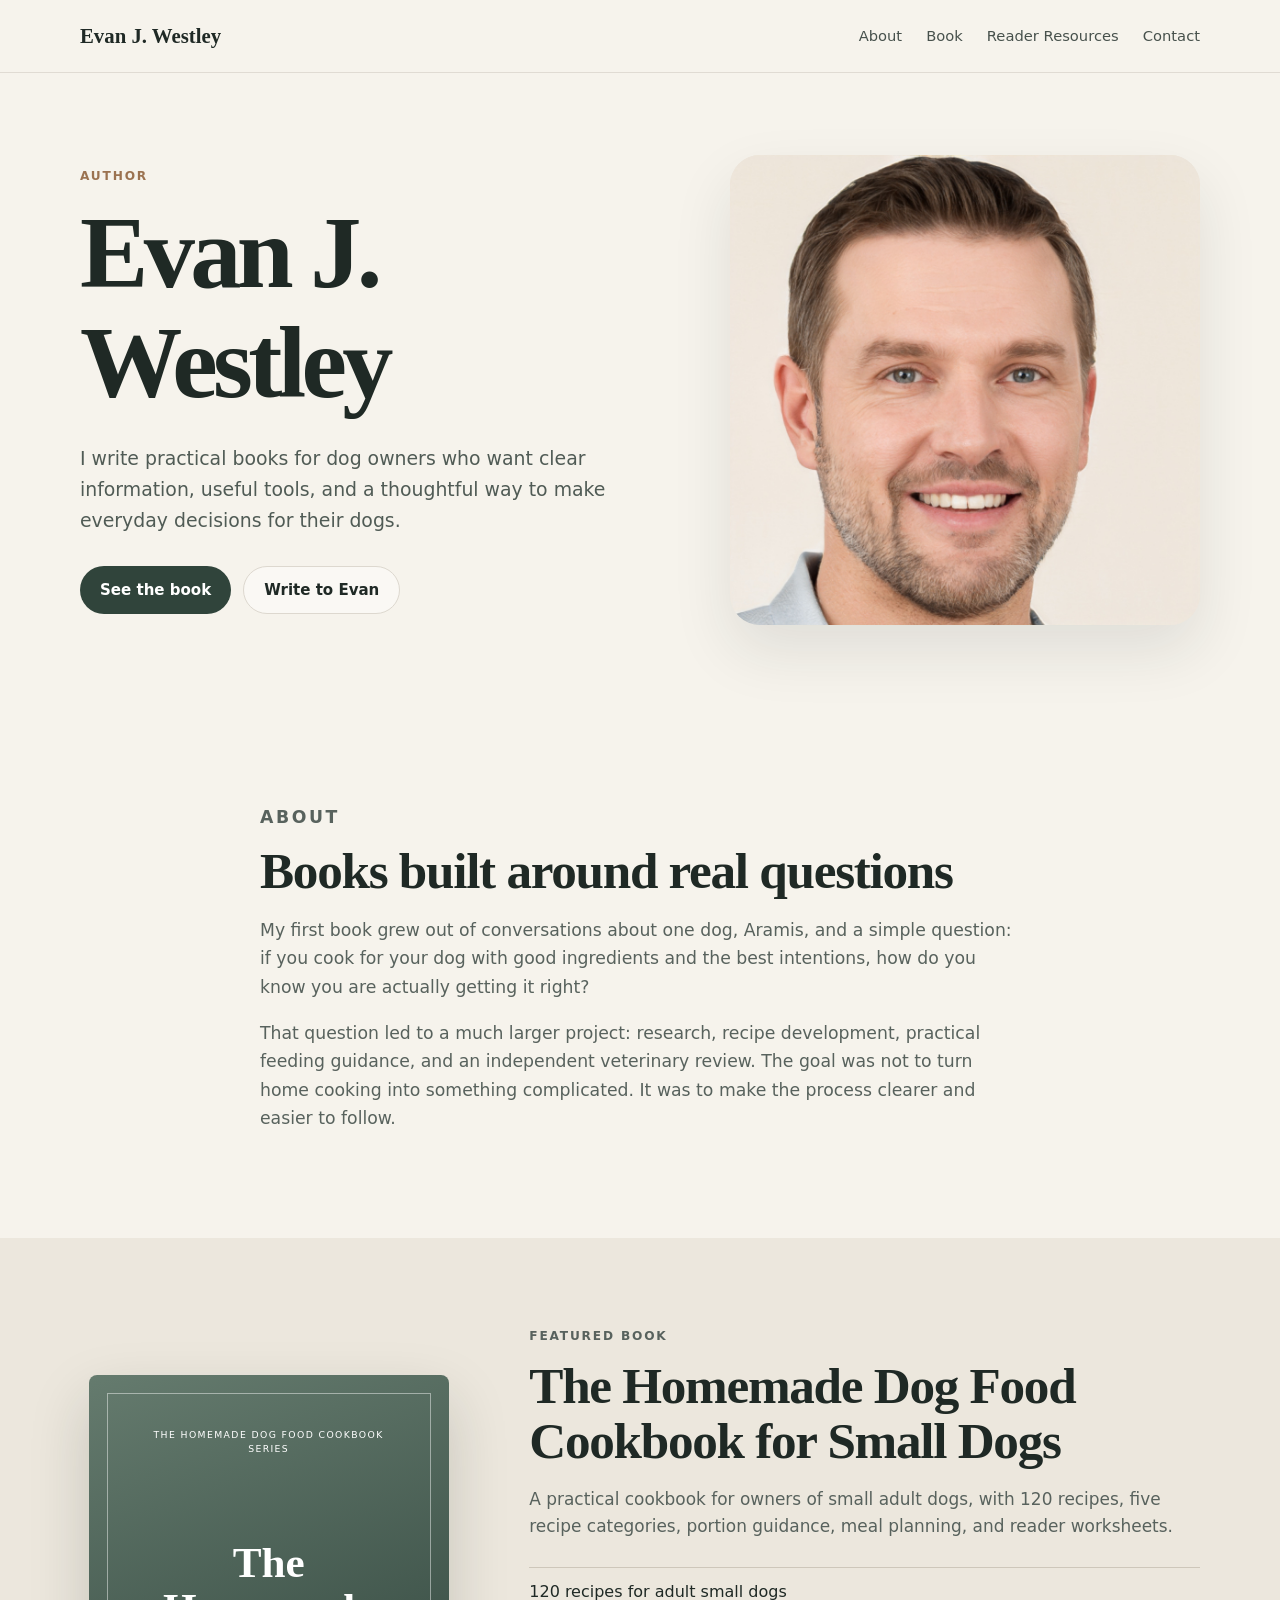
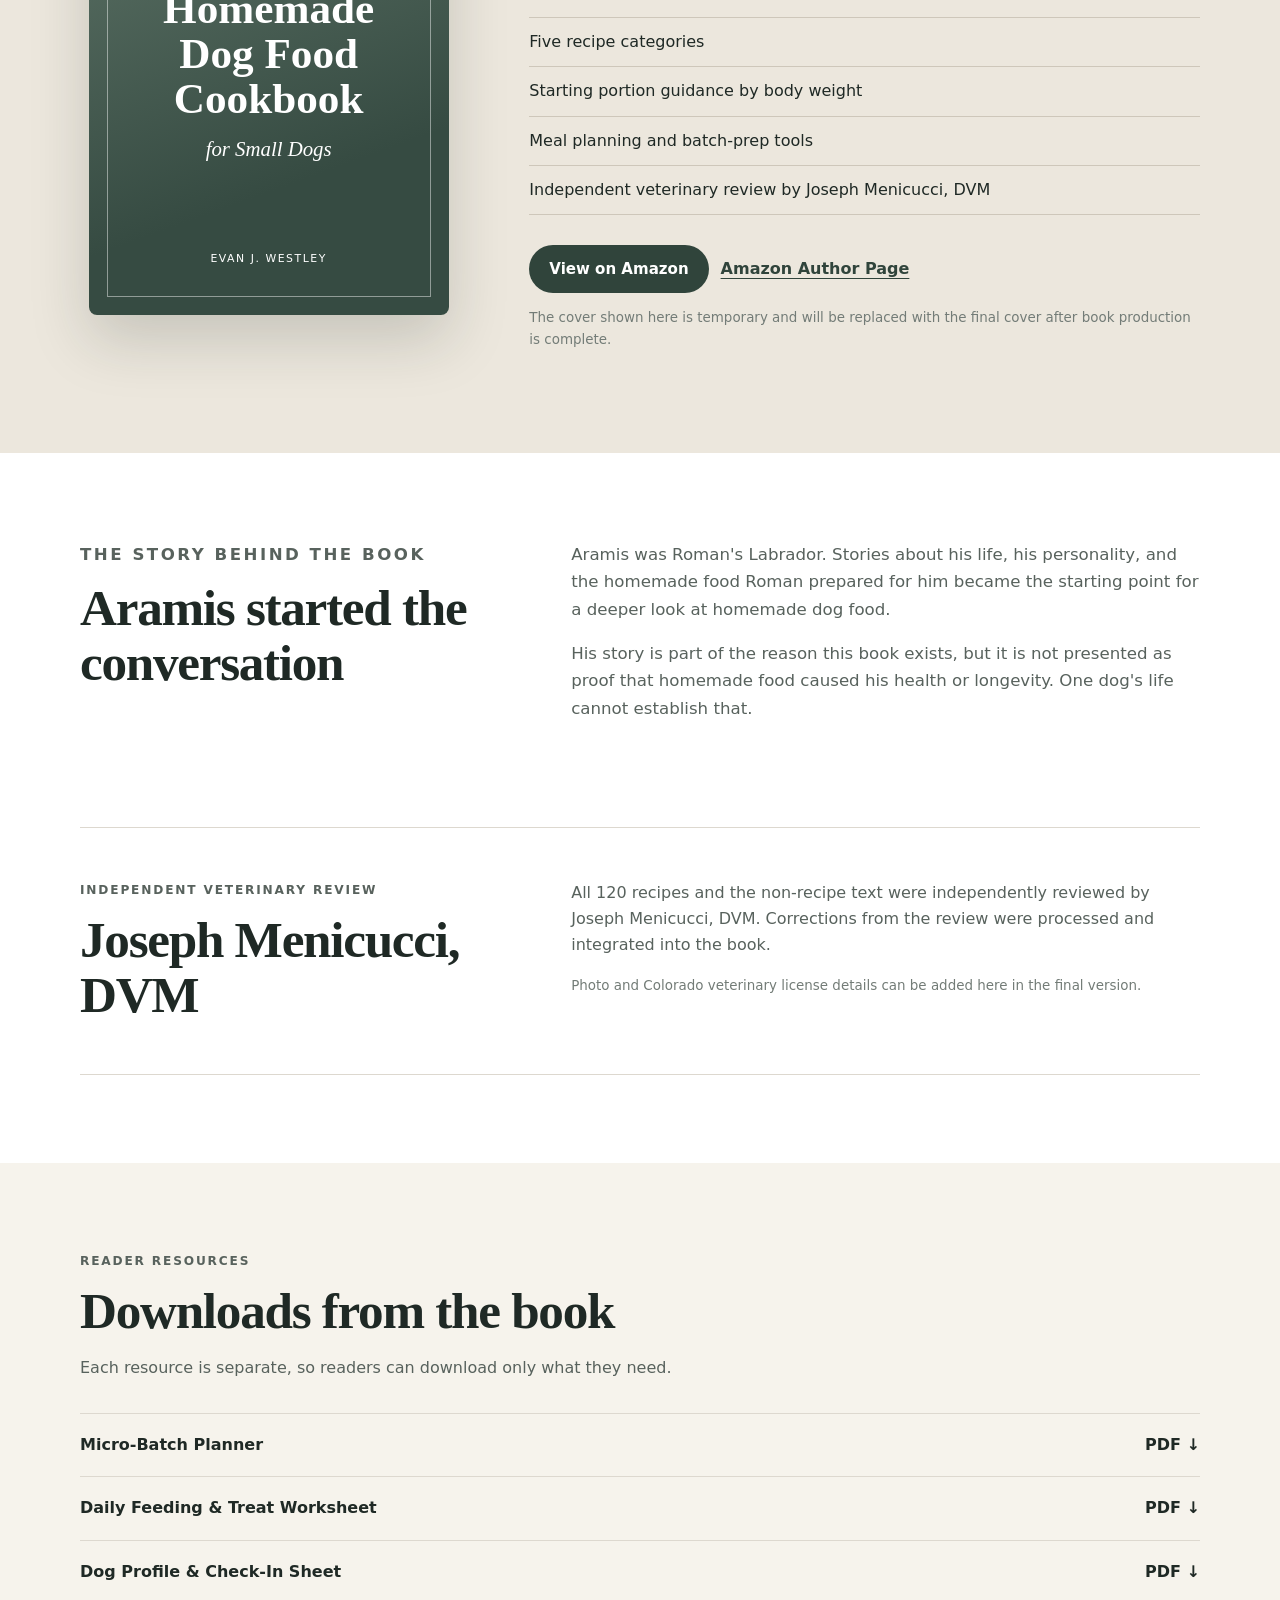
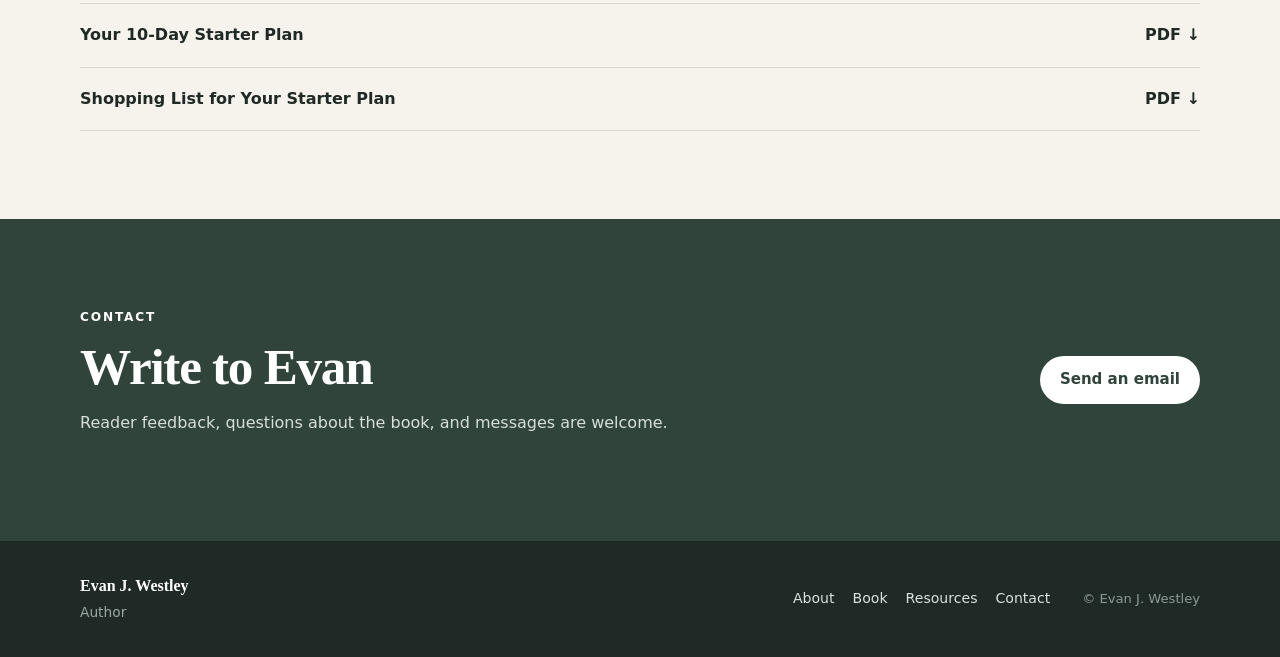
<file: index.html>
<!doctype html>
<html lang="en">
<head>
  <meta charset="utf-8">
  <meta name="viewport" content="width=device-width, initial-scale=1">
  <title>Evan J. Westley | Author</title>
  <meta name="description" content="Official website of author Evan J. Westley, author of The Homemade Dog Food Cookbook for Small Dogs.">
  <meta name="theme-color" content="#f6f3ec">
  <meta property="og:title" content="Evan J. Westley | Author">
  <meta property="og:description" content="Books, reader resources, and updates from Evan J. Westley.">
  <meta property="og:type" content="website">
  <link rel="stylesheet" href="assets/css/style.css">
</head>
<body>
  <a class="skip-link" href="#main">Skip to content</a>

  <header class="site-header">
    <div class="wrap nav">
      <a class="wordmark" href="#top">Evan J. Westley</a>
      <button class="menu-button" type="button" aria-expanded="false" aria-controls="nav-links">Menu</button>
      <nav id="nav-links" class="nav-links" aria-label="Main navigation">
        <a href="#about">About</a>
        <a href="#book">Book</a>
        <a href="#resources">Reader Resources</a>
        <a href="#contact">Contact</a>
      </nav>
    </div>
  </header>

  <main id="main">
    <section class="hero" id="top">
      <div class="wrap hero-grid">
        <div class="hero-copy">
          <p class="kicker">AUTHOR</p>
          <h1>Evan J. Westley</h1>
          <p class="intro">
            I write practical books for dog owners who want clear information,
            useful tools, and a thoughtful way to make everyday decisions for their dogs.
          </p>
          <div class="hero-actions">
            <a class="button primary" href="#book">See the book</a>
            <a class="button quiet" href="#contact">Write to Evan</a>
          </div>
        </div>

        <figure class="author-photo">
          <img src="assets/images/evan-j-westley.jpg" alt="Portrait of author Evan J. Westley">
        </figure>
      </div>
    </section>

    <section class="section" id="about">
      <div class="wrap narrow">
        <p class="kicker">ABOUT</p>
        <h2>Books built around real questions</h2>
        <p>
          My first book grew out of conversations about one dog, Aramis, and a simple question:
          if you cook for your dog with good ingredients and the best intentions,
          how do you know you are actually getting it right?
        </p>
        <p>
          That question led to a much larger project: research, recipe development,
          practical feeding guidance, and an independent veterinary review.
          The goal was not to turn home cooking into something complicated.
          It was to make the process clearer and easier to follow.
        </p>
      </div>
    </section>

    <section class="section book-section" id="book">
      <div class="wrap book-grid">
        <div class="temporary-cover" aria-label="Temporary book cover placeholder">
          <div class="cover-inner">
            <span class="cover-series">THE HOMEMADE DOG FOOD COOKBOOK SERIES</span>
            <strong>The Homemade Dog Food Cookbook</strong>
            <em>for Small Dogs</em>
            <span class="cover-author">EVAN J. WESTLEY</span>
          </div>
        </div>

        <div class="book-copy">
          <p class="kicker">FEATURED BOOK</p>
          <h2>The Homemade Dog Food Cookbook for Small Dogs</h2>
          <p>
            A practical cookbook for owners of small adult dogs, with 120 recipes,
            five recipe categories, portion guidance, meal planning, and reader worksheets.
          </p>

          <ul class="book-points">
            <li>120 recipes for adult small dogs</li>
            <li>Five recipe categories</li>
            <li>Starting portion guidance by body weight</li>
            <li>Meal planning and batch-prep tools</li>
            <li>Independent veterinary review by Joseph Menicucci, DVM</li>
          </ul>

          <div class="book-actions">
            <a class="button primary" href="#" data-placeholder="amazon-book">View on Amazon</a>
            <a class="text-link" href="#" data-placeholder="amazon-author">Amazon Author Page</a>
          </div>

          <p class="small-note">
            The cover shown here is temporary and will be replaced with the final cover after book production is complete.
          </p>
        </div>
      </div>
    </section>

    <section class="section story-section">
      <div class="wrap split-copy">
        <div>
          <p class="kicker">THE STORY BEHIND THE BOOK</p>
          <h2>Aramis started the conversation</h2>
        </div>
        <div>
          <p>
            Aramis was Roman's Labrador. Stories about his life, his personality,
            and the homemade food Roman prepared for him became the starting point for a deeper look at homemade dog food.
          </p>
          <p>
            His story is part of the reason this book exists, but it is not presented as proof that homemade food caused his health or longevity.
            One dog's life cannot establish that.
          </p>
        </div>
      </div>
    </section>

    <section class="section review-strip">
      <div class="wrap review-box">
        <div>
          <p class="kicker">INDEPENDENT VETERINARY REVIEW</p>
          <h2>Joseph Menicucci, DVM</h2>
        </div>
        <div>
          <p>
            All 120 recipes and the non-recipe text were independently reviewed by Joseph Menicucci, DVM.
            Corrections from the review were processed and integrated into the book.
          </p>
          <p class="small-note">
            Photo and Colorado veterinary license details can be added here in the final version.
          </p>
        </div>
      </div>
    </section>

    <section class="section resources-section" id="resources">
      <div class="wrap">
        <div class="section-heading">
          <p class="kicker">READER RESOURCES</p>
          <h2>Downloads from the book</h2>
          <p>
            Each resource is separate, so readers can download only what they need.
          </p>
        </div>

        <div class="resource-list">
          <a class="resource-item" href="assets/downloads/book-1/micro-batch-planner.pdf" target="_blank" rel="noopener"><span>Micro-Batch Planner</span><span>PDF ↓</span></a>
          <a class="resource-item" href="assets/downloads/book-1/daily-feeding-treat-worksheet.pdf" target="_blank" rel="noopener"><span>Daily Feeding & Treat Worksheet</span><span>PDF ↓</span></a>
          <a class="resource-item" href="assets/downloads/book-1/dog-profile-check-in-sheet.pdf" target="_blank" rel="noopener"><span>Dog Profile & Check-In Sheet</span><span>PDF ↓</span></a>
          <a class="resource-item" href="assets/downloads/book-1/10-day-starter-plan.pdf" target="_blank" rel="noopener"><span>Your 10-Day Starter Plan</span><span>PDF ↓</span></a>
          <a class="resource-item" href="assets/downloads/book-1/shopping-list-starter-plan.pdf" target="_blank" rel="noopener"><span>Shopping List for Your Starter Plan</span><span>PDF ↓</span></a>
        </div>
      </div>
    </section>

    <section class="section contact-section" id="contact">
      <div class="wrap contact-box">
        <div>
          <p class="kicker">CONTACT</p>
          <h2>Write to Evan</h2>
          <p>Reader feedback, questions about the book, and messages are welcome.</p>
        </div>
        <div class="contact-action">
          <a class="button light" href="mailto:hello@evanjwestley.com">Send an email</a>
        </div>
      </div>
    </section>
  </main>

  <footer class="site-footer">
    <div class="wrap footer-row">
      <div>
        <strong>Evan J. Westley</strong>
        <span>Author</span>
      </div>
      <div class="footer-links">
        <a href="#about">About</a>
        <a href="#book">Book</a>
        <a href="#resources">Resources</a>
        <a href="#contact">Contact</a>
      </div>
      <div class="copyright">© Evan J. Westley</div>
    </div>
  </footer>

  <script src="assets/js/main.js"></script>
</body>
</html>
</file>
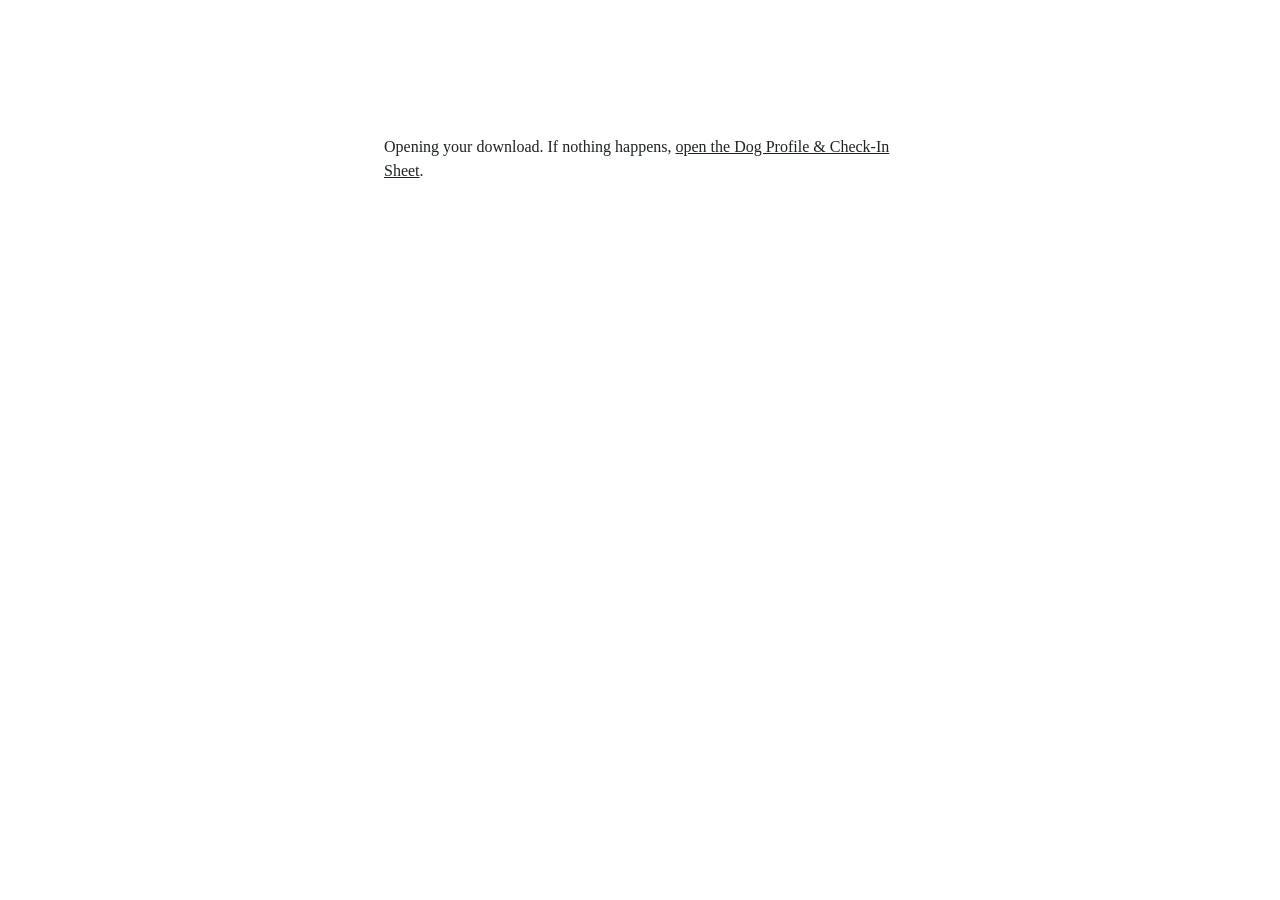
<file: r/dog-profile/index.html>
<!DOCTYPE html>
<html lang="en">
<head>
<meta charset="utf-8">
<meta name="viewport" content="width=device-width, initial-scale=1">
<meta name="robots" content="noindex">
<meta http-equiv="refresh" content="0; url=/assets/downloads/book-1/dog-profile-check-in-sheet.pdf">
<title>Dog Profile &amp; Check-In Sheet</title>
<style>body{font-family:Georgia,serif;max-width:32rem;margin:15vh auto;padding:0 1.25rem;line-height:1.5;color:#1d2420}a{color:#1d2420}</style>
</head>
<body>
<p>Opening your download. If nothing happens, <a href="/assets/downloads/book-1/dog-profile-check-in-sheet.pdf">open the Dog Profile &amp; Check-In Sheet</a>.</p>
</body>
</html>
</file>
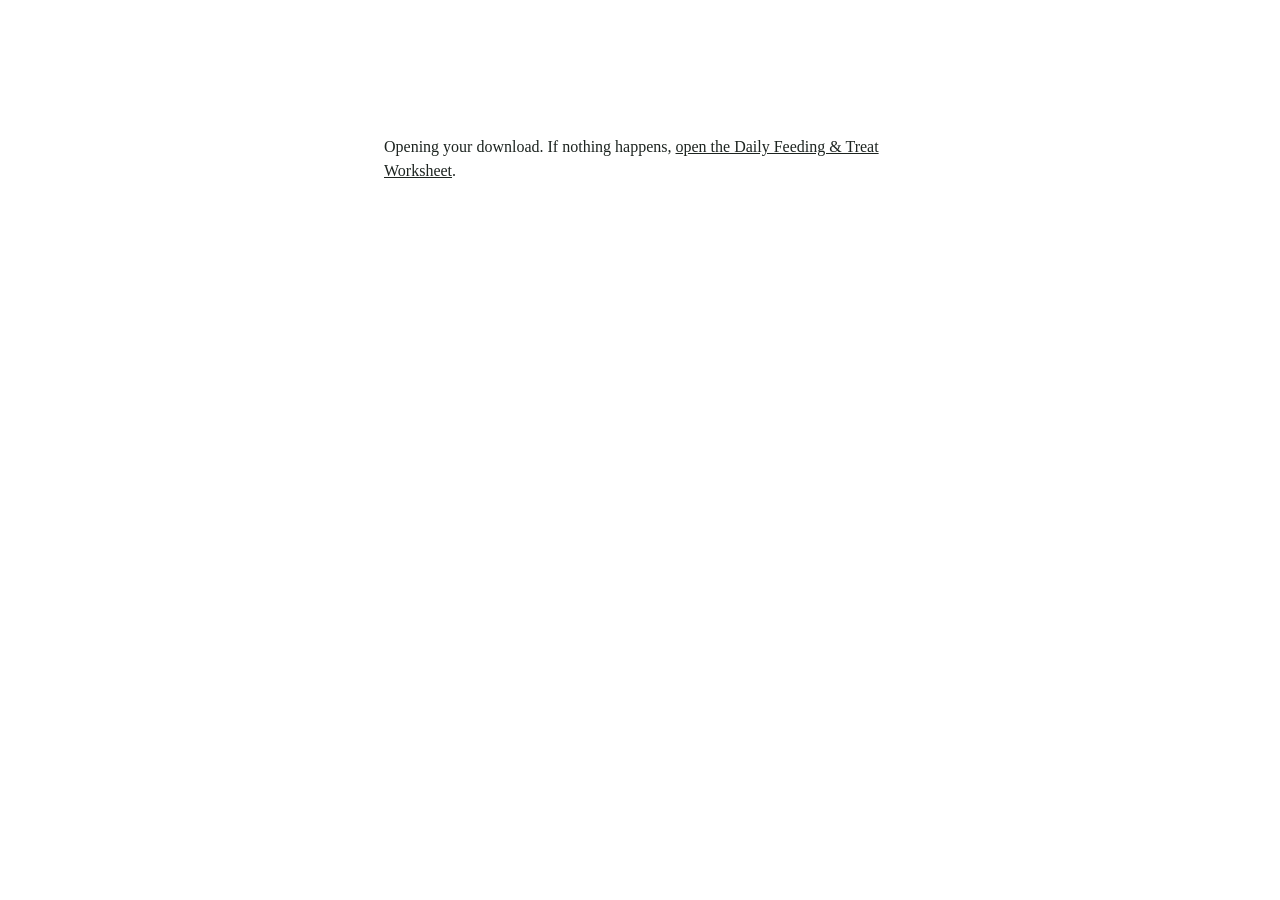
<file: r/feeding-sheet/index.html>
<!DOCTYPE html>
<html lang="en">
<head>
<meta charset="utf-8">
<meta name="viewport" content="width=device-width, initial-scale=1">
<meta name="robots" content="noindex">
<meta http-equiv="refresh" content="0; url=/assets/downloads/book-1/daily-feeding-treat-worksheet.pdf">
<title>Daily Feeding &amp; Treat Worksheet</title>
<style>body{font-family:Georgia,serif;max-width:32rem;margin:15vh auto;padding:0 1.25rem;line-height:1.5;color:#1d2420}a{color:#1d2420}</style>
</head>
<body>
<p>Opening your download. If nothing happens, <a href="/assets/downloads/book-1/daily-feeding-treat-worksheet.pdf">open the Daily Feeding &amp; Treat Worksheet</a>.</p>
</body>
</html>
</file>
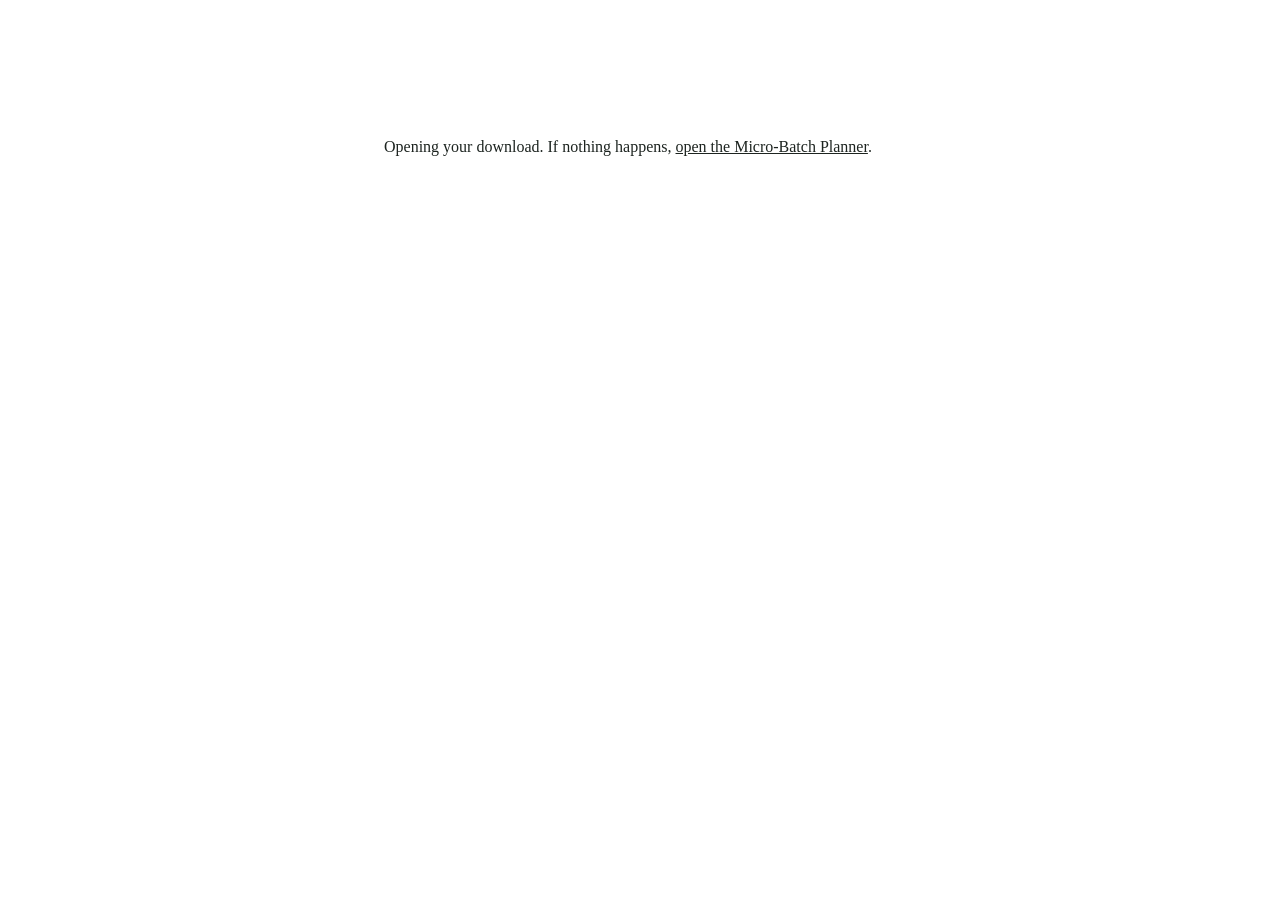
<file: r/micro-batch/index.html>
<!DOCTYPE html>
<html lang="en">
<head>
<meta charset="utf-8">
<meta name="viewport" content="width=device-width, initial-scale=1">
<meta name="robots" content="noindex">
<meta http-equiv="refresh" content="0; url=/assets/downloads/book-1/micro-batch-planner.pdf">
<title>Micro-Batch Planner</title>
<style>body{font-family:Georgia,serif;max-width:32rem;margin:15vh auto;padding:0 1.25rem;line-height:1.5;color:#1d2420}a{color:#1d2420}</style>
</head>
<body>
<p>Opening your download. If nothing happens, <a href="/assets/downloads/book-1/micro-batch-planner.pdf">open the Micro-Batch Planner</a>.</p>
</body>
</html>
</file>
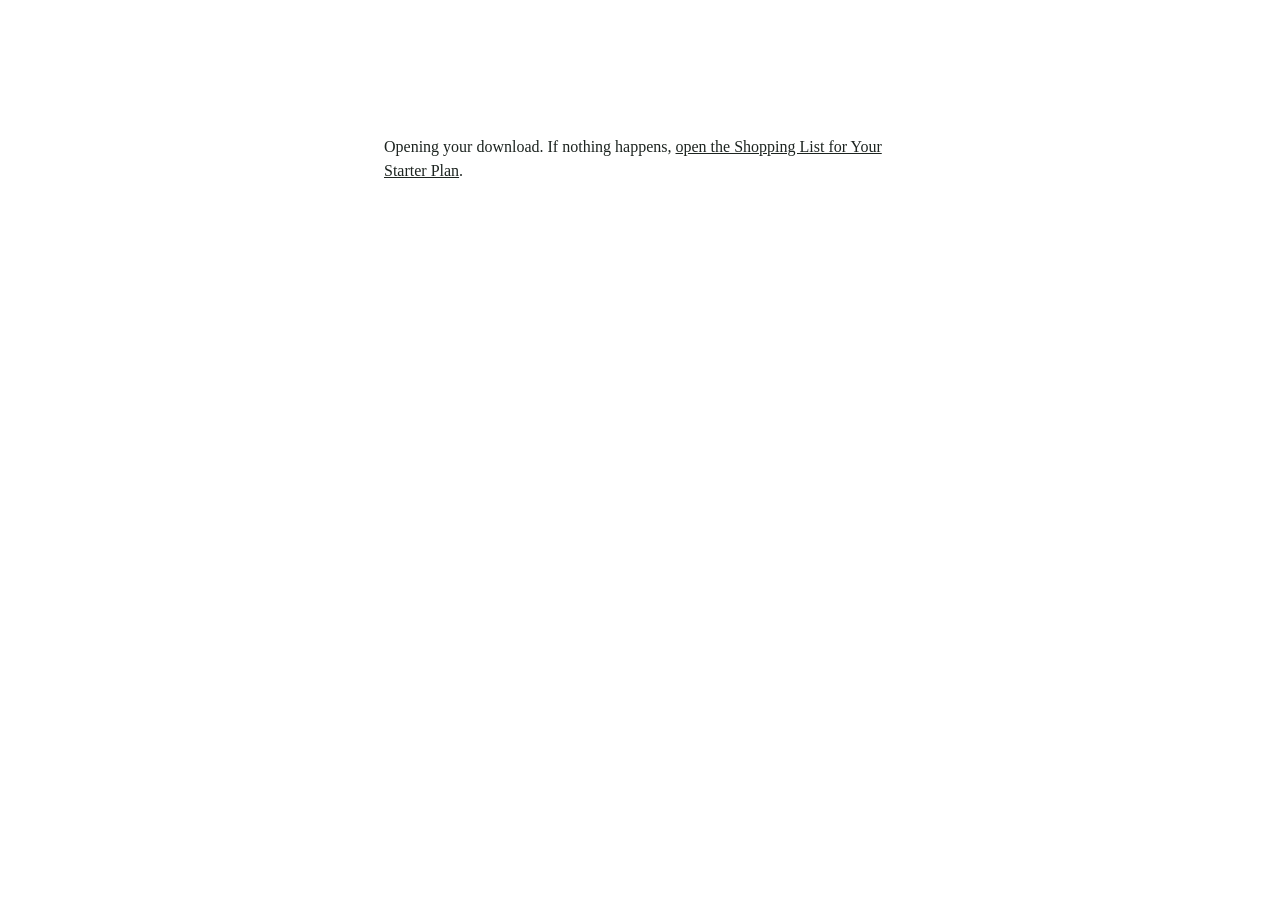
<file: r/shopping-list/index.html>
<!DOCTYPE html>
<html lang="en">
<head>
<meta charset="utf-8">
<meta name="viewport" content="width=device-width, initial-scale=1">
<meta name="robots" content="noindex">
<meta http-equiv="refresh" content="0; url=/assets/downloads/book-1/shopping-list-starter-plan.pdf">
<title>Shopping List for Your Starter Plan</title>
<style>body{font-family:Georgia,serif;max-width:32rem;margin:15vh auto;padding:0 1.25rem;line-height:1.5;color:#1d2420}a{color:#1d2420}</style>
</head>
<body>
<p>Opening your download. If nothing happens, <a href="/assets/downloads/book-1/shopping-list-starter-plan.pdf">open the Shopping List for Your Starter Plan</a>.</p>
</body>
</html>
</file>
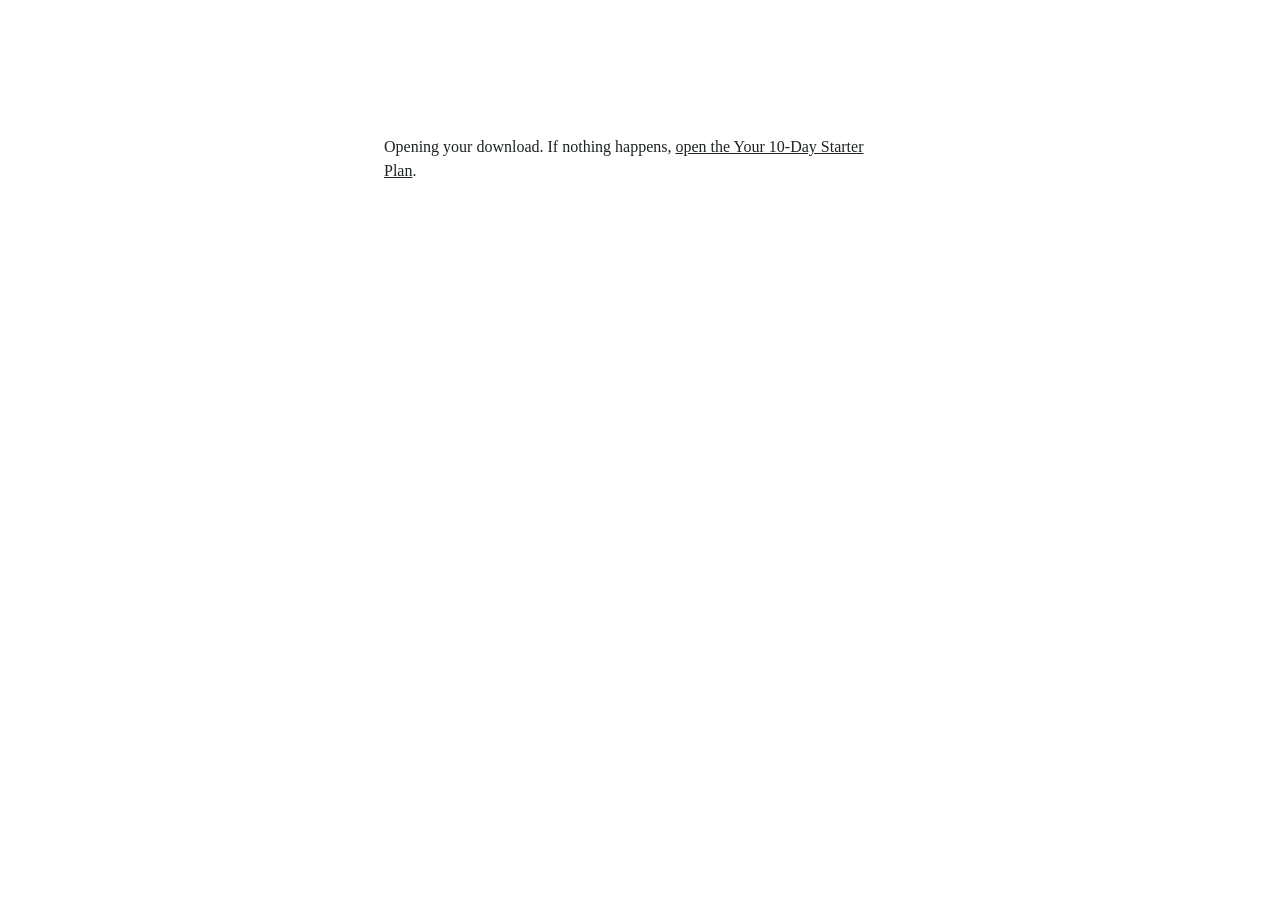
<file: r/starter-plan/index.html>
<!DOCTYPE html>
<html lang="en">
<head>
<meta charset="utf-8">
<meta name="viewport" content="width=device-width, initial-scale=1">
<meta name="robots" content="noindex">
<meta http-equiv="refresh" content="0; url=/assets/downloads/book-1/10-day-starter-plan.pdf">
<title>Your 10-Day Starter Plan</title>
<style>body{font-family:Georgia,serif;max-width:32rem;margin:15vh auto;padding:0 1.25rem;line-height:1.5;color:#1d2420}a{color:#1d2420}</style>
</head>
<body>
<p>Opening your download. If nothing happens, <a href="/assets/downloads/book-1/10-day-starter-plan.pdf">open the Your 10-Day Starter Plan</a>.</p>
</body>
</html>
</file>
<file: assets/css/style.css>
:root {
  --paper:#f6f3ec; --white:#fff; --ink:#1f2925; --muted:#66706b;
  --line:#ddd8cf; --sage:#445c51; --sage-dark:#30443b; --accent:#9b7250;
  --max:1120px;
}
*{box-sizing:border-box} html{scroll-behavior:smooth}
body{margin:0;background:var(--paper);color:var(--ink);font-family:Inter,system-ui,-apple-system,BlinkMacSystemFont,"Segoe UI",sans-serif;line-height:1.65}
img{display:block;max-width:100%} a{color:inherit}.wrap{width:min(calc(100% - 36px),var(--max));margin-inline:auto}.narrow{max-width:760px}
.skip-link{position:absolute;left:-9999px}.skip-link:focus{left:12px;top:12px;z-index:99;background:white;padding:8px 12px}
.site-header{position:sticky;top:0;z-index:20;background:rgba(246,243,236,.94);backdrop-filter:blur(12px);border-bottom:1px solid rgba(221,216,207,.85)}
.nav{min-height:72px;display:flex;align-items:center;justify-content:space-between;gap:24px}
.wordmark{font-family:Georgia,"Times New Roman",serif;font-size:1.3rem;font-weight:700;text-decoration:none}
.nav-links{display:flex;gap:24px;align-items:center}.nav-links a{text-decoration:none;color:#47514c;font-size:.92rem}.nav-links a:hover{color:var(--accent)}
.menu-button{display:none;border:1px solid var(--line);background:transparent;border-radius:999px;padding:8px 12px}
.hero{padding:82px 0 90px}.hero-grid{display:grid;grid-template-columns:1.1fr .9fr;align-items:center;gap:76px}
.kicker{margin:0 0 12px;color:var(--accent);font-size:.76rem;font-weight:800;letter-spacing:.15em;text-transform:uppercase}
h1,h2{font-family:Georgia,"Times New Roman",serif;line-height:1.08;margin:0}
h1{font-size:clamp(3.4rem,8vw,6.8rem);letter-spacing:-.045em;max-width:720px}
h2{font-size:clamp(2rem,4vw,3.35rem);letter-spacing:-.025em}
.intro{margin:24px 0 30px;font-size:1.18rem;color:#505b55;max-width:670px}
.hero-actions,.book-actions{display:flex;flex-wrap:wrap;gap:12px;align-items:center}
.button{display:inline-flex;min-height:48px;padding:0 20px;align-items:center;justify-content:center;border-radius:999px;text-decoration:none;font-weight:750;font-size:.94rem}
.primary{background:var(--sage-dark);color:white}.quiet{border:1px solid var(--line);background:rgba(255,255,255,.4)}.light{background:white;color:var(--sage-dark)}
.text-link{font-weight:700;color:var(--sage-dark);text-underline-offset:4px}
.author-photo{margin:0;border-radius:30px;overflow:hidden;background:#eee9df;box-shadow:0 26px 60px rgba(34,44,39,.10)}
.author-photo img{width:100%;aspect-ratio:1/1;object-fit:cover}
.section{padding:88px 0}.section p{color:#58625d}.section .narrow p{font-size:1.08rem}
.book-section{background:#ece7dd}.book-grid{display:grid;grid-template-columns:.72fr 1.28fr;gap:72px;align-items:center}
.temporary-cover{width:min(100%,360px);aspect-ratio:2/3;margin-inline:auto;padding:18px;background:linear-gradient(160deg,#657b6e,#364b42 72%);border-radius:8px;box-shadow:0 25px 60px rgba(26,37,32,.18)}
.cover-inner{height:100%;border:1px solid rgba(255,255,255,.45);padding:34px 26px 28px;color:white;display:flex;flex-direction:column;text-align:center}
.cover-series{font-size:.58rem;letter-spacing:.15em;line-height:1.5;margin-bottom:auto}
.cover-inner strong{font-family:Georgia,"Times New Roman",serif;font-size:clamp(1.8rem,4vw,2.7rem);line-height:1.05}
.cover-inner em{font-family:Georgia,"Times New Roman",serif;font-size:1.3rem;margin-top:10px;font-style:italic}
.cover-author{margin-top:auto;font-size:.68rem;letter-spacing:.14em}
.book-copy>p:not(.kicker){font-size:1.06rem}.book-points{padding:0;margin:26px 0 30px;list-style:none;border-top:1px solid #cec7ba}
.book-points li{padding:11px 0;border-bottom:1px solid #cec7ba}.small-note{font-size:.84rem!important;color:#737c77!important}
.story-section{background:var(--white)}.split-copy{display:grid;grid-template-columns:.8fr 1.2fr;gap:72px}.split-copy p{margin-top:0;font-size:1.04rem}
.review-strip{padding-top:0;background:var(--white)}.review-box{border-top:1px solid var(--line);border-bottom:1px solid var(--line);padding:52px 0;display:grid;grid-template-columns:.8fr 1.2fr;gap:72px;align-items:start}
.review-box p{margin-top:0}.resources-section{background:var(--paper)}.section-heading{max-width:700px;margin-bottom:32px}.resource-list{border-top:1px solid var(--line)}
.resource-item{display:flex;justify-content:space-between;gap:24px;padding:18px 0;border-bottom:1px solid var(--line);text-decoration:none;font-weight:650}.resource-item:hover{color:var(--accent)}
.contact-section{background:var(--sage-dark);color:white}.contact-section h2,.contact-section .kicker{color:white}.contact-section p{color:#d8dfdb}
.contact-box{display:grid;grid-template-columns:1fr auto;gap:40px;align-items:center}.contact-action{min-width:220px;text-align:right}.contact-action .small-note{color:#b9c4bf!important;max-width:260px}
.site-footer{background:#1f2925;color:#dce2df;padding:32px 0}.footer-row{display:grid;grid-template-columns:1fr auto auto;gap:32px;align-items:center}
.footer-row strong{display:block;font-family:Georgia,"Times New Roman",serif;color:white}.footer-row span{color:#9da8a3;font-size:.86rem}
.footer-links{display:flex;gap:18px}.footer-links a{text-decoration:none;font-size:.88rem}.copyright{color:#8e9a94;font-size:.82rem}
@media(max-width:850px){
  .menu-button{display:inline-block}.nav-links{display:none;position:absolute;top:64px;left:18px;right:18px;padding:16px;flex-direction:column;align-items:flex-start;background:var(--paper);border:1px solid var(--line);border-radius:14px;box-shadow:0 20px 40px rgba(31,41,37,.10)}.nav-links.open{display:flex}
  .hero-grid,.book-grid,.split-copy,.review-box,.contact-box{grid-template-columns:1fr}.hero-grid{gap:42px}.author-photo{max-width:560px}.book-grid,.split-copy,.review-box{gap:38px}.contact-action{text-align:left}.footer-row{grid-template-columns:1fr}.footer-links{flex-wrap:wrap}
}
@media(max-width:560px){.wrap{width:min(calc(100% - 28px),var(--max))}.hero{padding:52px 0 64px}.section{padding:66px 0}h1{font-size:clamp(3rem,17vw,4.7rem)}h2{font-size:clamp(2rem,10vw,2.8rem)}.temporary-cover{width:min(84%,320px)}}
</file>
